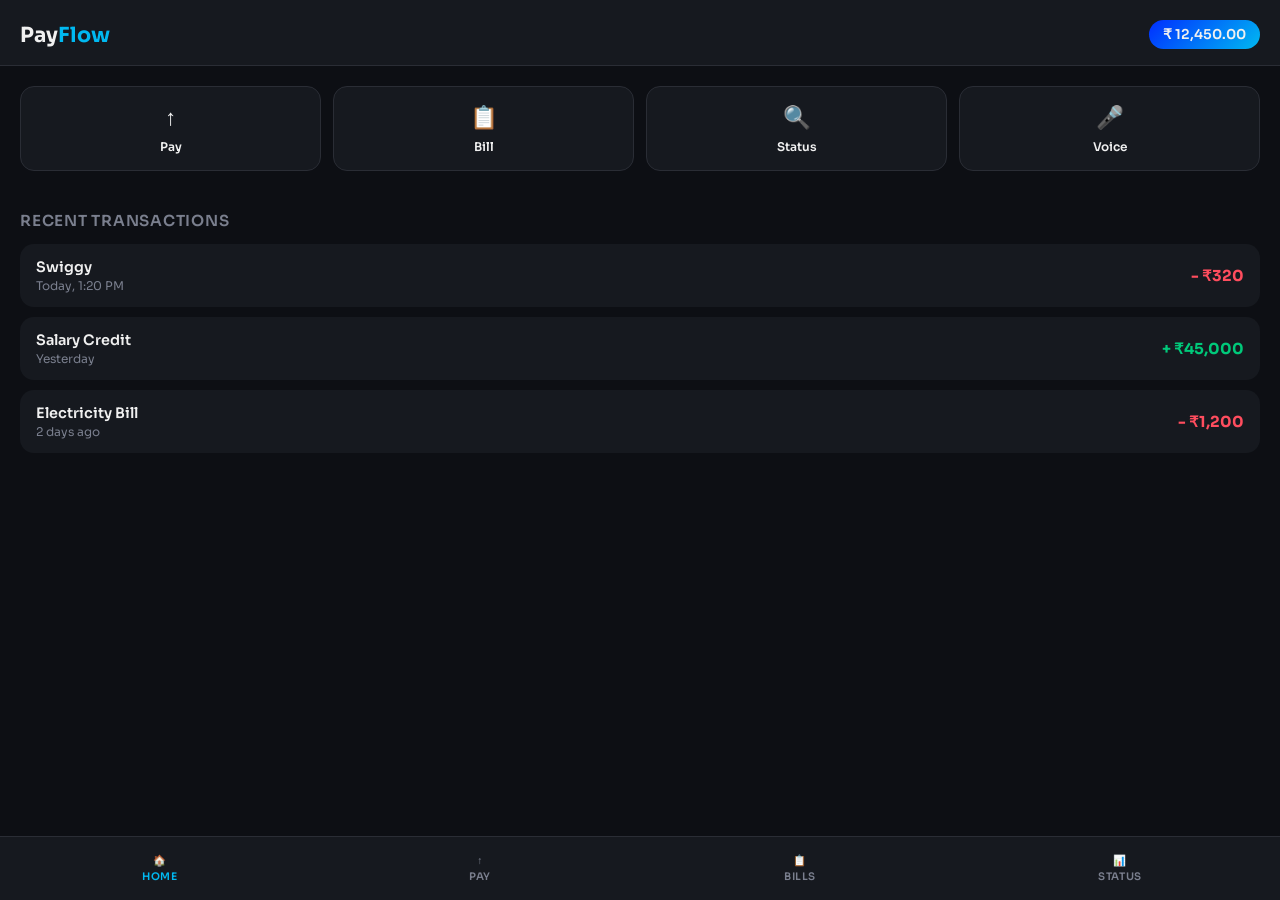
<file: index.html>
<!DOCTYPE html>
<html lang="en">
<head>
  <meta charset="UTF-8" />
  <meta name="viewport" content="width=device-width, initial-scale=1.0"/>
  <title>PayFlow</title>
  <link rel="stylesheet" href="style.css" />
  <link href="https://fonts.googleapis.com/css2?family=Sora:wght@400;600;700&display=swap" rel="stylesheet"/>
</head>
<body>
  <div class="app">
    <!-- Header -->
    <header>
      <div class="logo">Pay<span>Flow</span></div>
      <div class="balance-pill">₹ 12,450.00</div>
    </header>

    <!-- Quick Actions -->
    <section class="quick-actions">
      <a href="pay.html" class="action-card">
        <div class="icon">↑</div>
        <span>Pay</span>
      </a>
      <a href="bill.html" class="action-card">
        <div class="icon">📋</div>
        <span>Bill</span>
      </a>
      <a href="status.html" class="action-card">
        <div class="icon">🔍</div>
        <span>Status</span>
      </a>
      <a href="voice.html" class="action-card">
        <div class="icon">🎤</div>
        <span>Voice</span>
      </a>
    </section>

    <!-- Recent Transactions -->
    <section class="section">
      <h2>Recent Transactions</h2>
      <div class="txn-list" id="txnList">
        <div class="txn-item">
          <div class="txn-info">
            <span class="txn-name">Swiggy</span>
            <span class="txn-date">Today, 1:20 PM</span>
          </div>
          <span class="txn-amount debit">- ₹320</span>
        </div>
        <div class="txn-item">
          <div class="txn-info">
            <span class="txn-name">Salary Credit</span>
            <span class="txn-date">Yesterday</span>
          </div>
          <span class="txn-amount credit">+ ₹45,000</span>
        </div>
        <div class="txn-item">
          <div class="txn-info">
            <span class="txn-name">Electricity Bill</span>
            <span class="txn-date">2 days ago</span>
          </div>
          <span class="txn-amount debit">- ₹1,200</span>
        </div>
      </div>
    </section>
  </div>

  <nav class="bottom-nav">
    <a href="index.html" class="nav-item active">🏠<span>Home</span></a>
    <a href="pay.html" class="nav-item">↑<span>Pay</span></a>
    <a href="bill.html" class="nav-item">📋<span>Bills</span></a>
    <a href="status.html" class="nav-item">📊<span>Status</span></a>
  </nav>
</body>
</html>
</file>
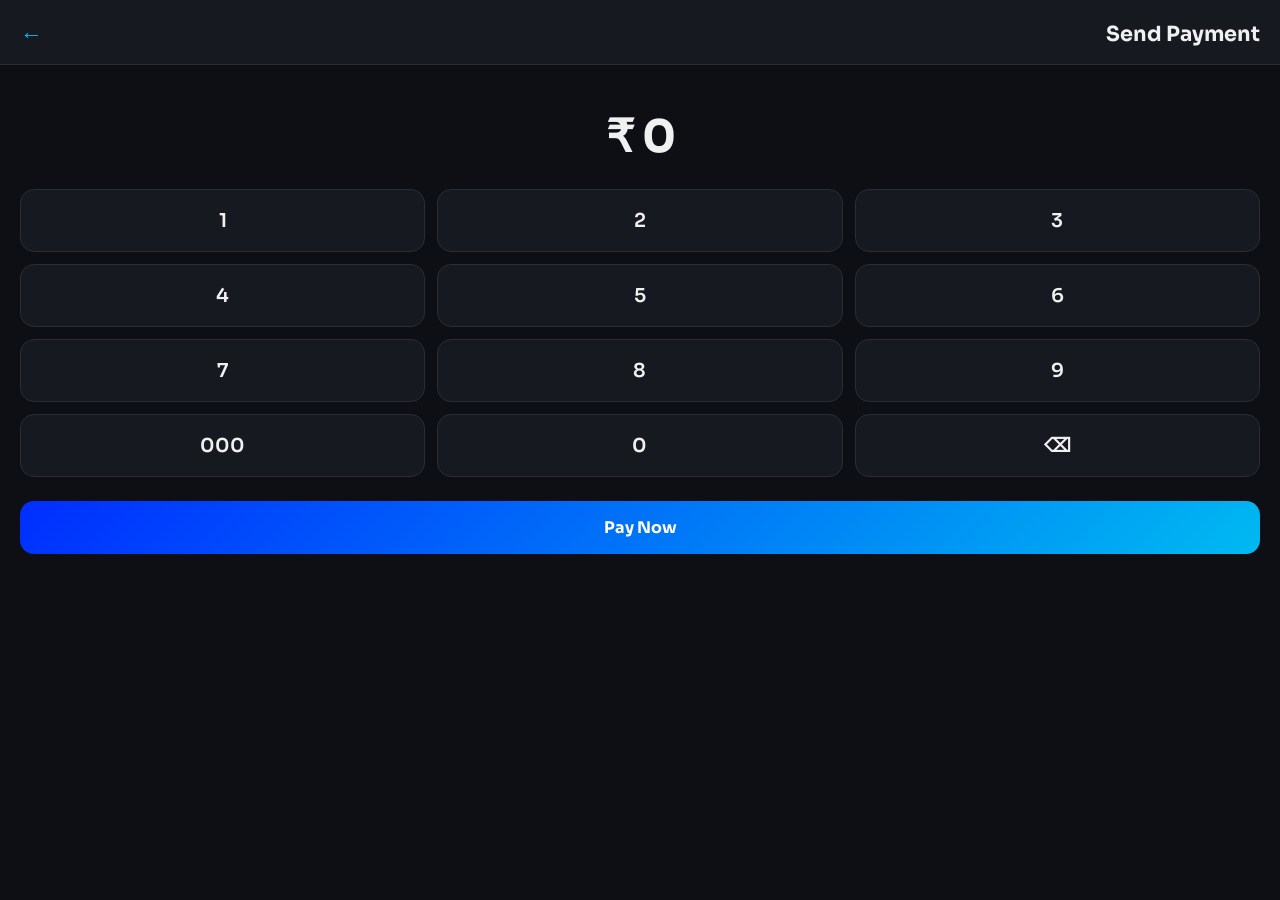
<file: pay.html>
<!DOCTYPE html>
<html lang="en">
<head>
  <meta charset="UTF-8" />
  <meta name="viewport" content="width=device-width, initial-scale=1.0"/>
  <title>Pay - PayFlow</title>
  <link rel="stylesheet" href="style.css" />
  <link href="https://fonts.googleapis.com/css2?family=Sora:wght@400;600;700&display=swap" rel="stylesheet"/>
</head>
<body>
  <div class="app">
    <header>
      <a href="index.html" class="back">←</a>
      <div class="logo">Send Payment</div>
    </header>

    <section class="section">
      <div class="amount-display" id="amountDisplay">₹ 0</div>

      <div class="numpad">
        <button onclick="input('1')">1</button><button onclick="input('2')">2</button><button onclick="input('3')">3</button>
        <button onclick="input('4')">4</button><button onclick="input('5')">5</button><button onclick="input('6')">6</button>
        <button onclick="input('7')">7</button><button onclick="input('8')">8</button><button onclick="input('9')">9</button>
        <button onclick="input('000')">000</button><button onclick="input('0')">0</button><button onclick="del()">⌫</button>
      </div>

      <button class="btn-primary" onclick="pay()">Pay Now</button>

      <div id="result" class="result-box hidden"></div>
    </section>
  </div>

  <script>
    const API = 'http://localhost:8000';
    let amount = '';

    function input(v) {
      if (amount.length >= 7) return;
      amount += v;
      document.getElementById('amountDisplay').textContent = '₹ ' + parseInt(amount).toLocaleString('en-IN');
    }

    function del() {
      amount = amount.slice(0, -1);
      document.getElementById('amountDisplay').textContent = amount ? '₹ ' + parseInt(amount).toLocaleString('en-IN') : '₹ 0';
    }

    async function pay() {
      if (!amount || parseInt(amount) === 0) return alert('Enter an amount');
      const btn = document.querySelector('.btn-primary');
      btn.textContent = 'Processing...';
      btn.disabled = true;

      try {
        const res = await fetch(`${API}/payment?amount=${parseInt(amount)}`, { method: 'POST' });
        const data = await res.json();
        const box = document.getElementById('result');
        box.classList.remove('hidden');
        if (data.status === 'matched') {
          box.className = 'result-box success';
          box.innerHTML = `✅ Payment matched!<br>Bill #${data.bill_id} — Score: ${data.score}`;
        } else {
          box.className = 'result-box warning';
          box.innerHTML = `⚠️ Payment recorded but no bill matched.<br>Amount: ₹${parseInt(amount).toLocaleString('en-IN')}`;
        }
      } catch (e) {
        const box = document.getElementById('result');
        box.className = 'result-box error';
        box.classList.remove('hidden');
        box.textContent = '❌ Could not connect to server.';
      } finally {
        btn.textContent = 'Pay Now';
        btn.disabled = false;
        amount = '';
        document.getElementById('amountDisplay').textContent = '₹ 0';
      }
    }
  </script>
</body>
</html>
</file>
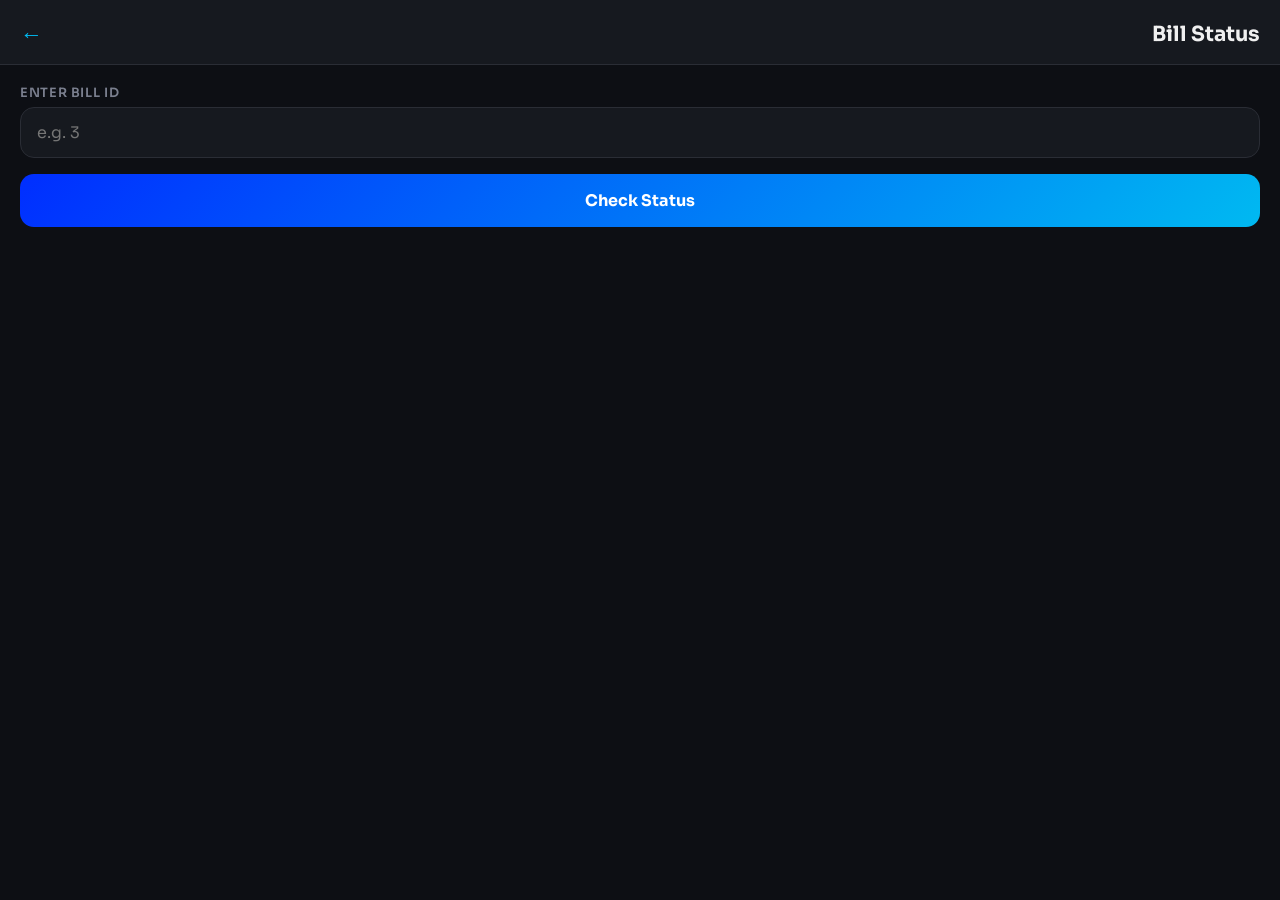
<file: status.html>
<!DOCTYPE html>
<html lang="en">
<head>
  <meta charset="UTF-8" />
  <meta name="viewport" content="width=device-width, initial-scale=1.0"/>
  <title>Bill Status - PayFlow</title>
  <link rel="stylesheet" href="style.css" />
  <link href="https://fonts.googleapis.com/css2?family=Sora:wght@400;600;700&display=swap" rel="stylesheet"/>
</head>
<body>
  <div class="app">
    <header>
      <a href="index.html" class="back">←</a>
      <div class="logo">Bill Status</div>
    </header>

    <section class="section">
      <div class="form-group">
        <label>Enter Bill ID</label>
        <input type="number" id="billId" placeholder="e.g. 3" />
      </div>

      <button class="btn-primary" onclick="checkStatus()">Check Status</button>

      <div id="result" class="result-box hidden"></div>
    </section>
  </div>

  <script>
    const API = 'http://localhost:8000';

    async function checkStatus() {
      const id = document.getElementById('billId').value.trim();
      if (!id) return alert('Enter a Bill ID');

      const btn = document.querySelector('.btn-primary');
      btn.textContent = 'Checking...';
      btn.disabled = true;

      try {
        const res = await fetch(`${API}/status/${id}`);
        const data = await res.json();

        const box = document.getElementById('result');
        box.classList.remove('hidden');

        const statusMap = {
          pending:  { icon: '🕐', cls: 'warning', label: 'Pending' },
          paid:     { icon: '✅', cls: 'success', label: 'Paid' },
          matched:  { icon: '✅', cls: 'success', label: 'Matched & Paid' },
        };
        const s = statusMap[data.status] || { icon: '❓', cls: 'warning', label: data.status };
        box.className = `result-box ${s.cls}`;
        box.innerHTML = `${s.icon} Bill <strong>#${id}</strong> is <strong>${s.label}</strong>`;
      } catch (e) {
        const box = document.getElementById('result');
        box.className = 'result-box error';
        box.classList.remove('hidden');
        box.textContent = '❌ Bill not found or server error.';
      } finally {
        btn.textContent = 'Check Status';
        btn.disabled = false;
      }
    }
  </script>
</body>
</html>
</file>
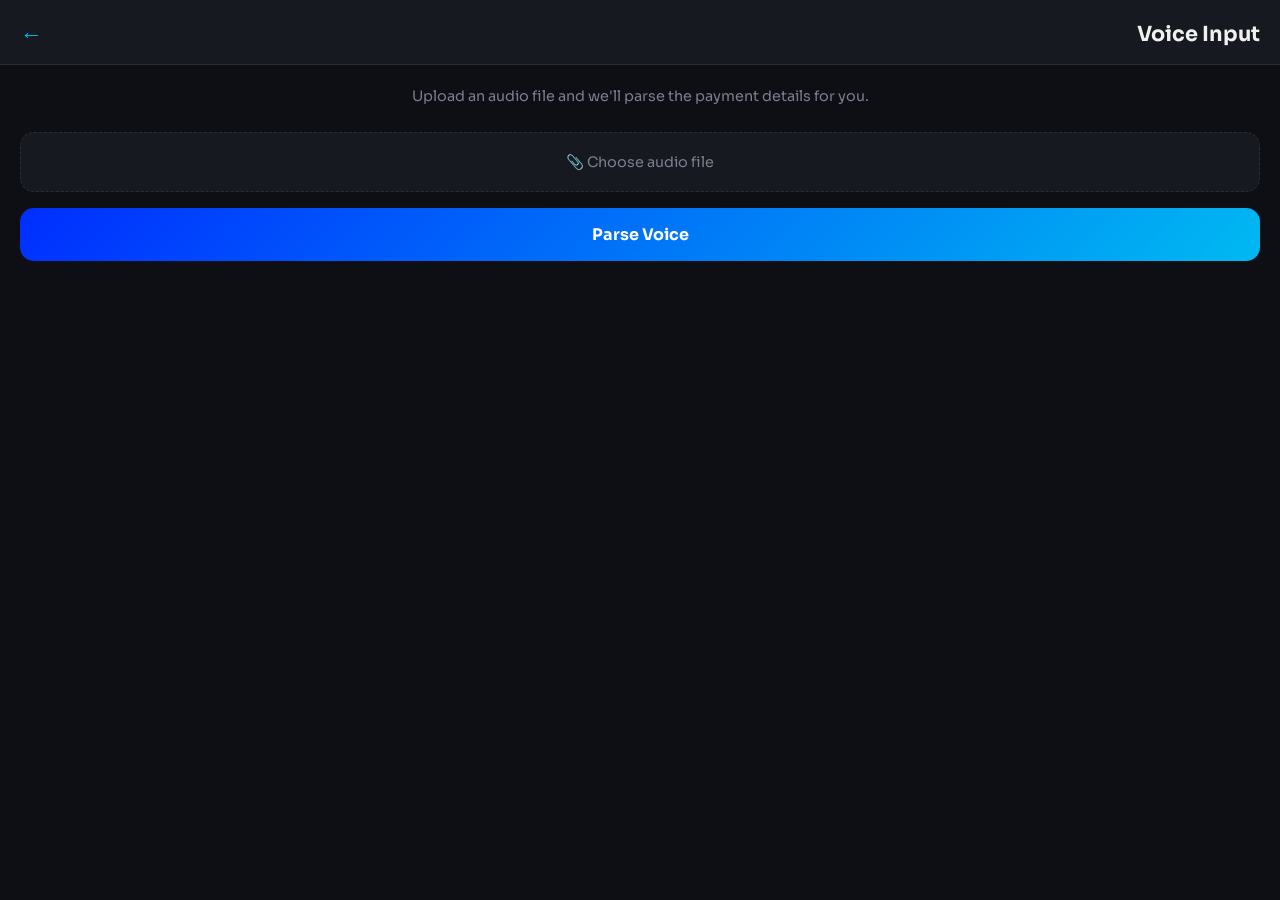
<file: voice.html>
<!DOCTYPE html>
<html lang="en">
<head>
  <meta charset="UTF-8" />
  <meta name="viewport" content="width=device-width, initial-scale=1.0"/>
  <title>Voice Pay - PayFlow</title>
  <link rel="stylesheet" href="style.css" />
  <link href="https://fonts.googleapis.com/css2?family=Sora:wght@400;600;700&display=swap" rel="stylesheet"/>
</head>
<body>
  <div class="app">
    <header>
      <a href="index.html" class="back">←</a>
      <div class="logo">Voice Input</div>
    </header>

    <section class="section center">
      <p class="hint">Upload an audio file and we'll parse the payment details for you.</p>

      <label class="file-label" for="audioFile">
        <span id="fileLabel">📎 Choose audio file</span>
        <input type="file" id="audioFile" accept="audio/*" onchange="updateLabel(this)" />
      </label>

      <button class="btn-primary" onclick="upload()">Parse Voice</button>

      <div id="result" class="result-box hidden"></div>

      <div id="parsed" class="parsed-box hidden">
        <h3>Parsed Result</h3>
        <pre id="parsedText"></pre>
      </div>
    </section>
  </div>

  <script>
    const API = 'http://localhost:8000';

    function updateLabel(input) {
      document.getElementById('fileLabel').textContent = input.files[0]?.name || '📎 Choose audio file';
    }

    async function upload() {
      const file = document.getElementById('audioFile').files[0];
      if (!file) return alert('Please select an audio file');

      const btn = document.querySelector('.btn-primary');
      btn.textContent = 'Uploading...';
      btn.disabled = true;

      const form = new FormData();
      form.append('file', file);

      try {
        const res = await fetch(`${API}/voice-input`, { method: 'POST', body: form });
        const data = await res.json();

        const box = document.getElementById('result');
        box.className = 'result-box success';
        box.classList.remove('hidden');
        box.innerHTML = `🎤 Transcribed: <em>"${data.text}"</em>`;

        if (data.parsed) {
          document.getElementById('parsed').classList.remove('hidden');
          document.getElementById('parsedText').textContent = JSON.stringify(data.parsed, null, 2);
        }
      } catch (e) {
        const box = document.getElementById('result');
        box.className = 'result-box error';
        box.classList.remove('hidden');
        box.textContent = '❌ Could not process audio.';
      } finally {
        btn.textContent = 'Parse Voice';
        btn.disabled = false;
      }
    }
  </script>
</body>
</html>
</file>
<file: style.css>
*, *::before, *::after { box-sizing: border-box; margin: 0; padding: 0; }

:root {
  --bg: #0d0f14;
  --surface: #16191f;
  --border: #2a2d35;
  --text: #f0f0f0;
  --muted: #7a7f8e;
  --accent: #00b9f1;
  --accent2: #002eff;
  --success: #00c97a;
  --warning: #f5a623;
  --error: #ff4d5e;
  --radius: 14px;
}

body {
  font-family: 'Sora', sans-serif;
  background: var(--bg);
  color: var(--text);
  min-height: 100vh;
  padding-bottom: 70px;
}

/* HEADER */
header {
  display: flex;
  align-items: center;
  justify-content: space-between;
  padding: 20px 20px 16px;
  background: var(--surface);
  border-bottom: 1px solid var(--border);
}

.logo { font-size: 1.3rem; font-weight: 700; color: var(--text); }
.logo span { color: var(--accent); }

.balance-pill {
  background: linear-gradient(135deg, var(--accent2), var(--accent));
  padding: 6px 14px;
  border-radius: 99px;
  font-size: 0.85rem;
  font-weight: 600;
}

.back {
  font-size: 1.4rem;
  color: var(--accent);
  text-decoration: none;
  padding-right: 12px;
}

/* QUICK ACTIONS */
.quick-actions {
  display: grid;
  grid-template-columns: repeat(4, 1fr);
  gap: 12px;
  padding: 20px;
}

.action-card {
  background: var(--surface);
  border: 1px solid var(--border);
  border-radius: var(--radius);
  display: flex;
  flex-direction: column;
  align-items: center;
  gap: 8px;
  padding: 16px 8px;
  text-decoration: none;
  color: var(--text);
  font-size: 0.75rem;
  font-weight: 600;
  transition: border-color 0.2s, transform 0.15s;
}
.action-card:hover { border-color: var(--accent); transform: translateY(-2px); }
.action-card .icon { font-size: 1.4rem; }

/* SECTION */
.section { padding: 20px; }
.section h2 { font-size: 0.95rem; font-weight: 600; color: var(--muted); margin-bottom: 14px; text-transform: uppercase; letter-spacing: 0.05em; }
.section.center { text-align: center; }

/* TRANSACTIONS */
.txn-list { display: flex; flex-direction: column; gap: 2px; }
.txn-item {
  display: flex;
  justify-content: space-between;
  align-items: center;
  padding: 14px 16px;
  background: var(--surface);
  border-radius: var(--radius);
  margin-bottom: 8px;
}
.txn-info { display: flex; flex-direction: column; gap: 2px; }
.txn-name { font-size: 0.9rem; font-weight: 600; }
.txn-date { font-size: 0.75rem; color: var(--muted); }
.txn-amount { font-weight: 700; font-size: 0.95rem; }
.txn-amount.credit { color: var(--success); }
.txn-amount.debit { color: var(--error); }

/* AMOUNT DISPLAY */
.amount-display {
  text-align: center;
  font-size: 2.8rem;
  font-weight: 700;
  margin: 24px 0;
  color: var(--text);
  letter-spacing: -1px;
}

/* NUMPAD */
.numpad {
  display: grid;
  grid-template-columns: repeat(3, 1fr);
  gap: 12px;
  margin-bottom: 24px;
}
.numpad button {
  background: var(--surface);
  border: 1px solid var(--border);
  border-radius: var(--radius);
  color: var(--text);
  font-family: 'Sora', sans-serif;
  font-size: 1.2rem;
  font-weight: 600;
  padding: 18px;
  cursor: pointer;
  transition: background 0.15s;
}
.numpad button:hover { background: var(--border); }
.numpad button:active { background: var(--accent); color: #000; }

/* FORM */
.form-group { margin-bottom: 16px; }
.form-group label { display: block; font-size: 0.8rem; color: var(--muted); margin-bottom: 6px; font-weight: 600; text-transform: uppercase; letter-spacing: 0.05em; }
.form-group input {
  width: 100%;
  background: var(--surface);
  border: 1px solid var(--border);
  border-radius: var(--radius);
  color: var(--text);
  font-family: 'Sora', sans-serif;
  font-size: 1rem;
  padding: 14px 16px;
  outline: none;
  transition: border-color 0.2s;
}
.form-group input:focus { border-color: var(--accent); }

/* BUTTON */
.btn-primary {
  display: block;
  width: 100%;
  background: linear-gradient(135deg, var(--accent2), var(--accent));
  border: none;
  border-radius: var(--radius);
  color: #fff;
  font-family: 'Sora', sans-serif;
  font-size: 1rem;
  font-weight: 700;
  padding: 16px;
  cursor: pointer;
  margin-top: 8px;
  transition: opacity 0.2s;
}
.btn-primary:hover { opacity: 0.9; }
.btn-primary:disabled { opacity: 0.5; cursor: not-allowed; }

/* RESULT BOX */
.result-box {
  margin-top: 20px;
  padding: 16px;
  border-radius: var(--radius);
  font-size: 0.9rem;
  line-height: 1.6;
  border: 1px solid;
}
.result-box.success { background: #00c97a12; border-color: var(--success); color: var(--success); }
.result-box.warning { background: #f5a62312; border-color: var(--warning); color: var(--warning); }
.result-box.error   { background: #ff4d5e12; border-color: var(--error); color: var(--error); }
.hidden { display: none !important; }

/* QR BOX */
.qr-box {
  margin-top: 20px;
  text-align: center;
  padding: 20px;
  background: var(--surface);
  border-radius: var(--radius);
  border: 1px solid var(--border);
}
.qr-box p { margin-bottom: 12px; color: var(--muted); font-size: 0.85rem; }
.qr-box img { max-width: 180px; border-radius: 8px; }

/* VOICE PAGE */
.hint { color: var(--muted); font-size: 0.9rem; margin-bottom: 24px; line-height: 1.6; }
.file-label {
  display: block;
  background: var(--surface);
  border: 1px dashed var(--border);
  border-radius: var(--radius);
  padding: 20px;
  cursor: pointer;
  margin-bottom: 16px;
  color: var(--muted);
  font-size: 0.9rem;
  transition: border-color 0.2s;
}
.file-label:hover { border-color: var(--accent); }
.file-label input { display: none; }

.parsed-box {
  margin-top: 20px;
  background: var(--surface);
  border: 1px solid var(--border);
  border-radius: var(--radius);
  padding: 16px;
  text-align: left;
}
.parsed-box h3 { font-size: 0.85rem; color: var(--muted); margin-bottom: 10px; text-transform: uppercase; letter-spacing: 0.05em; }
.parsed-box pre { font-size: 0.85rem; color: var(--accent); white-space: pre-wrap; word-break: break-word; }

/* BOTTOM NAV */
.bottom-nav {
  position: fixed;
  bottom: 0; left: 0; right: 0;
  background: var(--surface);
  border-top: 1px solid var(--border);
  display: flex;
  height: 64px;
}
.nav-item {
  flex: 1;
  display: flex;
  flex-direction: column;
  align-items: center;
  justify-content: center;
  gap: 3px;
  text-decoration: none;
  color: var(--muted);
  font-size: 0.65rem;
  font-weight: 600;
  text-transform: uppercase;
  letter-spacing: 0.05em;
  transition: color 0.2s;
}
.nav-item:hover, .nav-item.active { color: var(--accent); }
</file>
